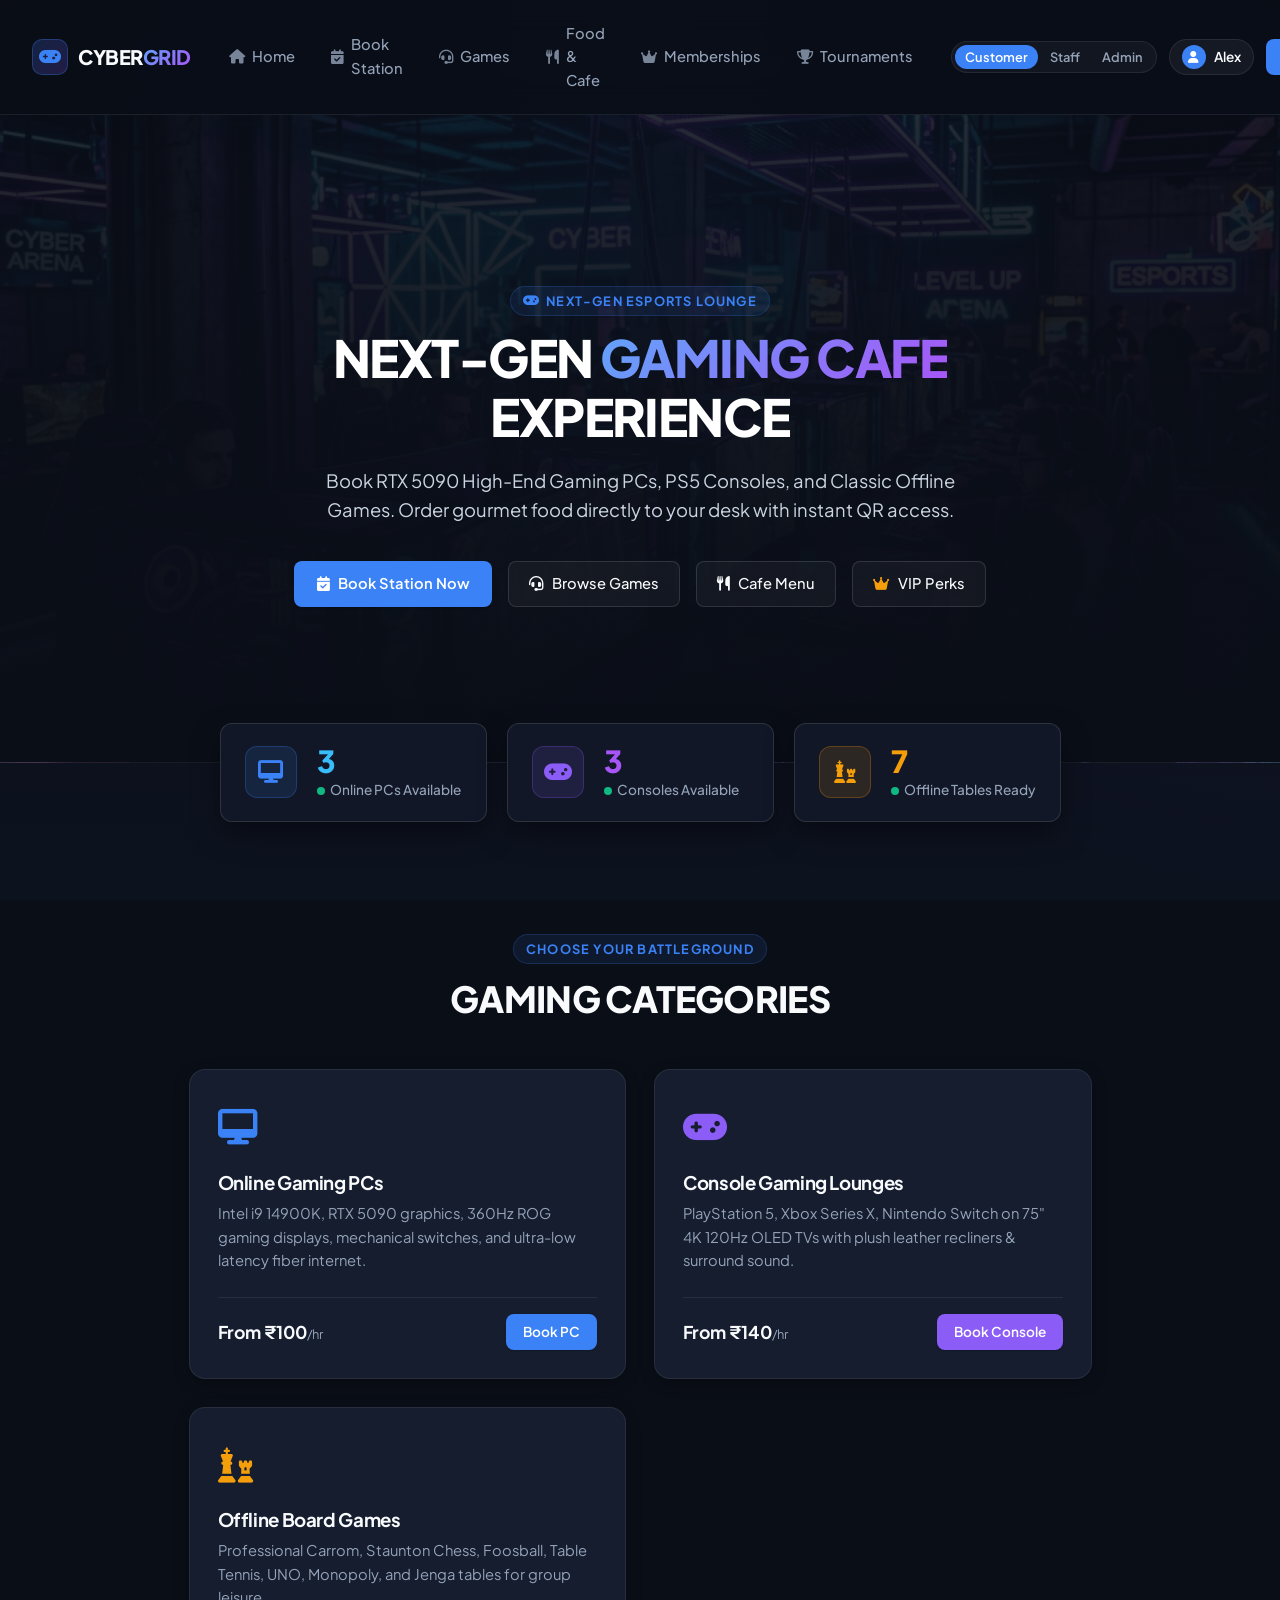
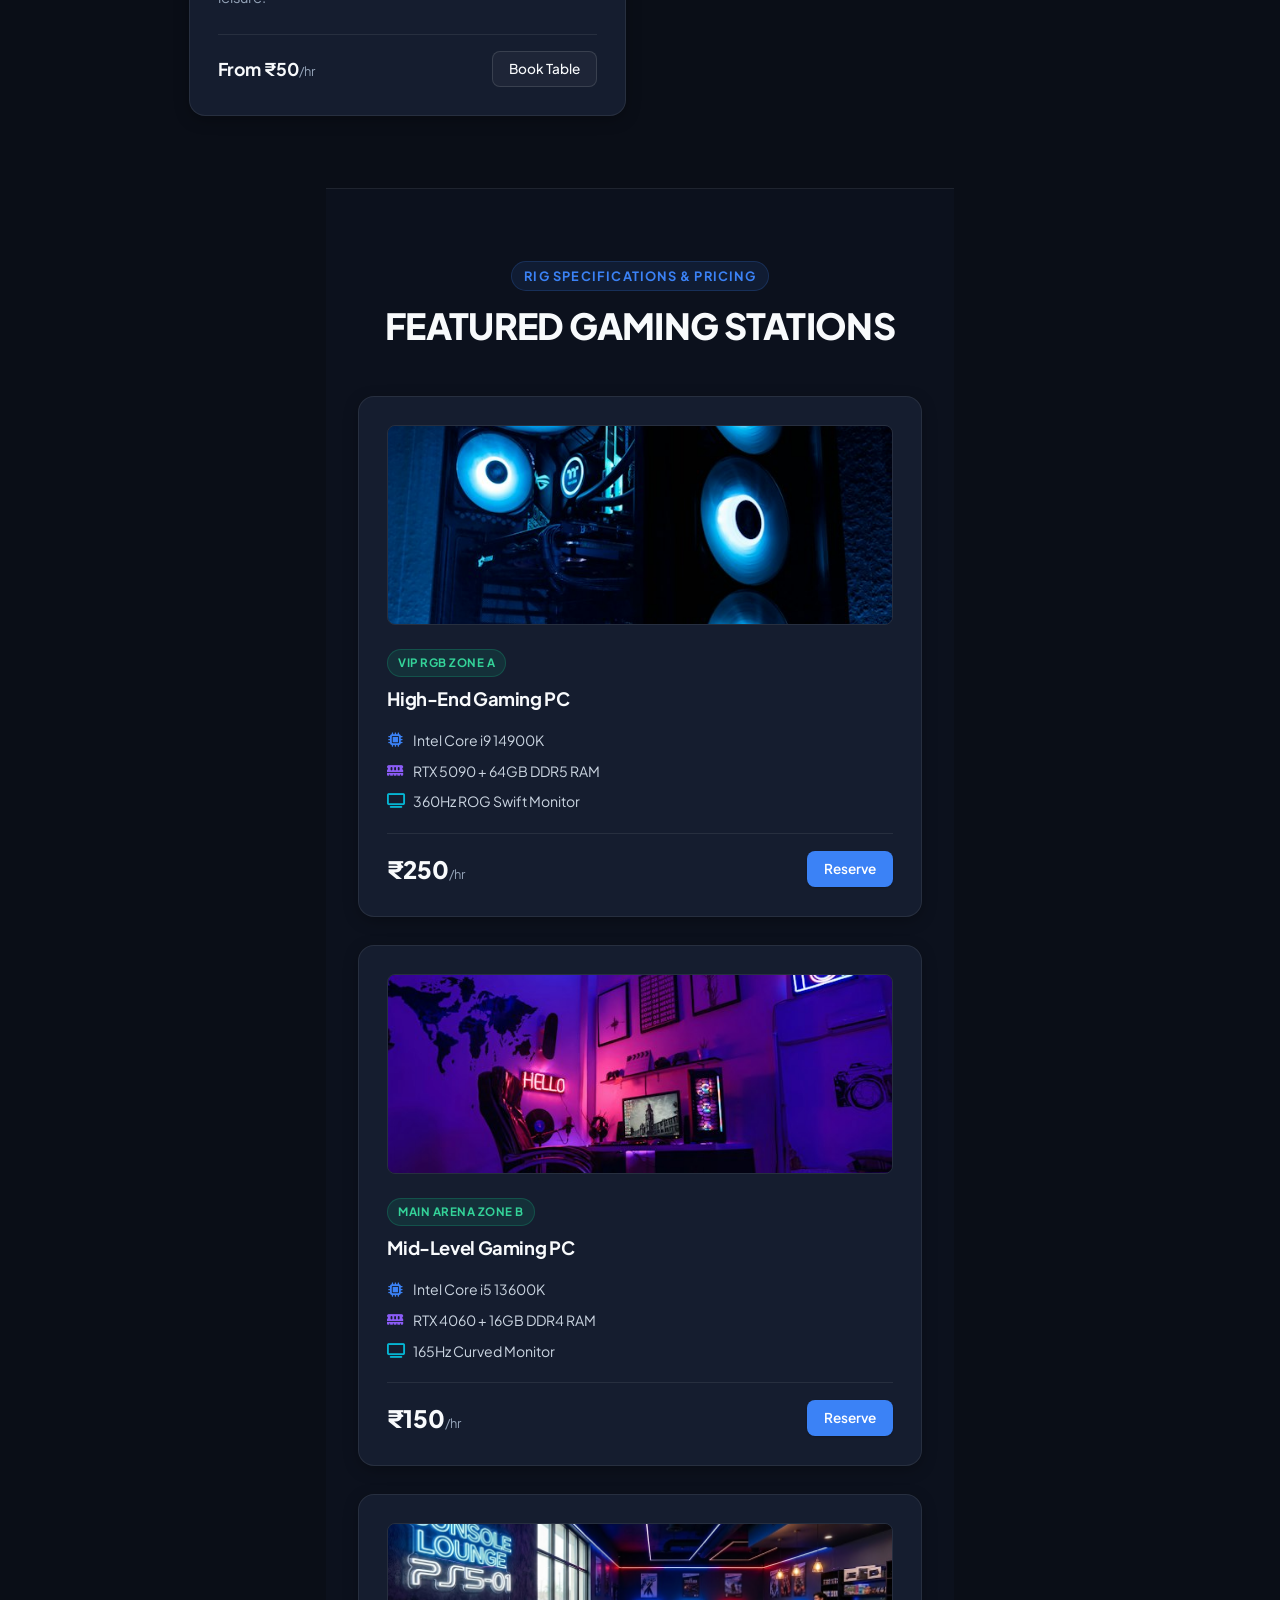
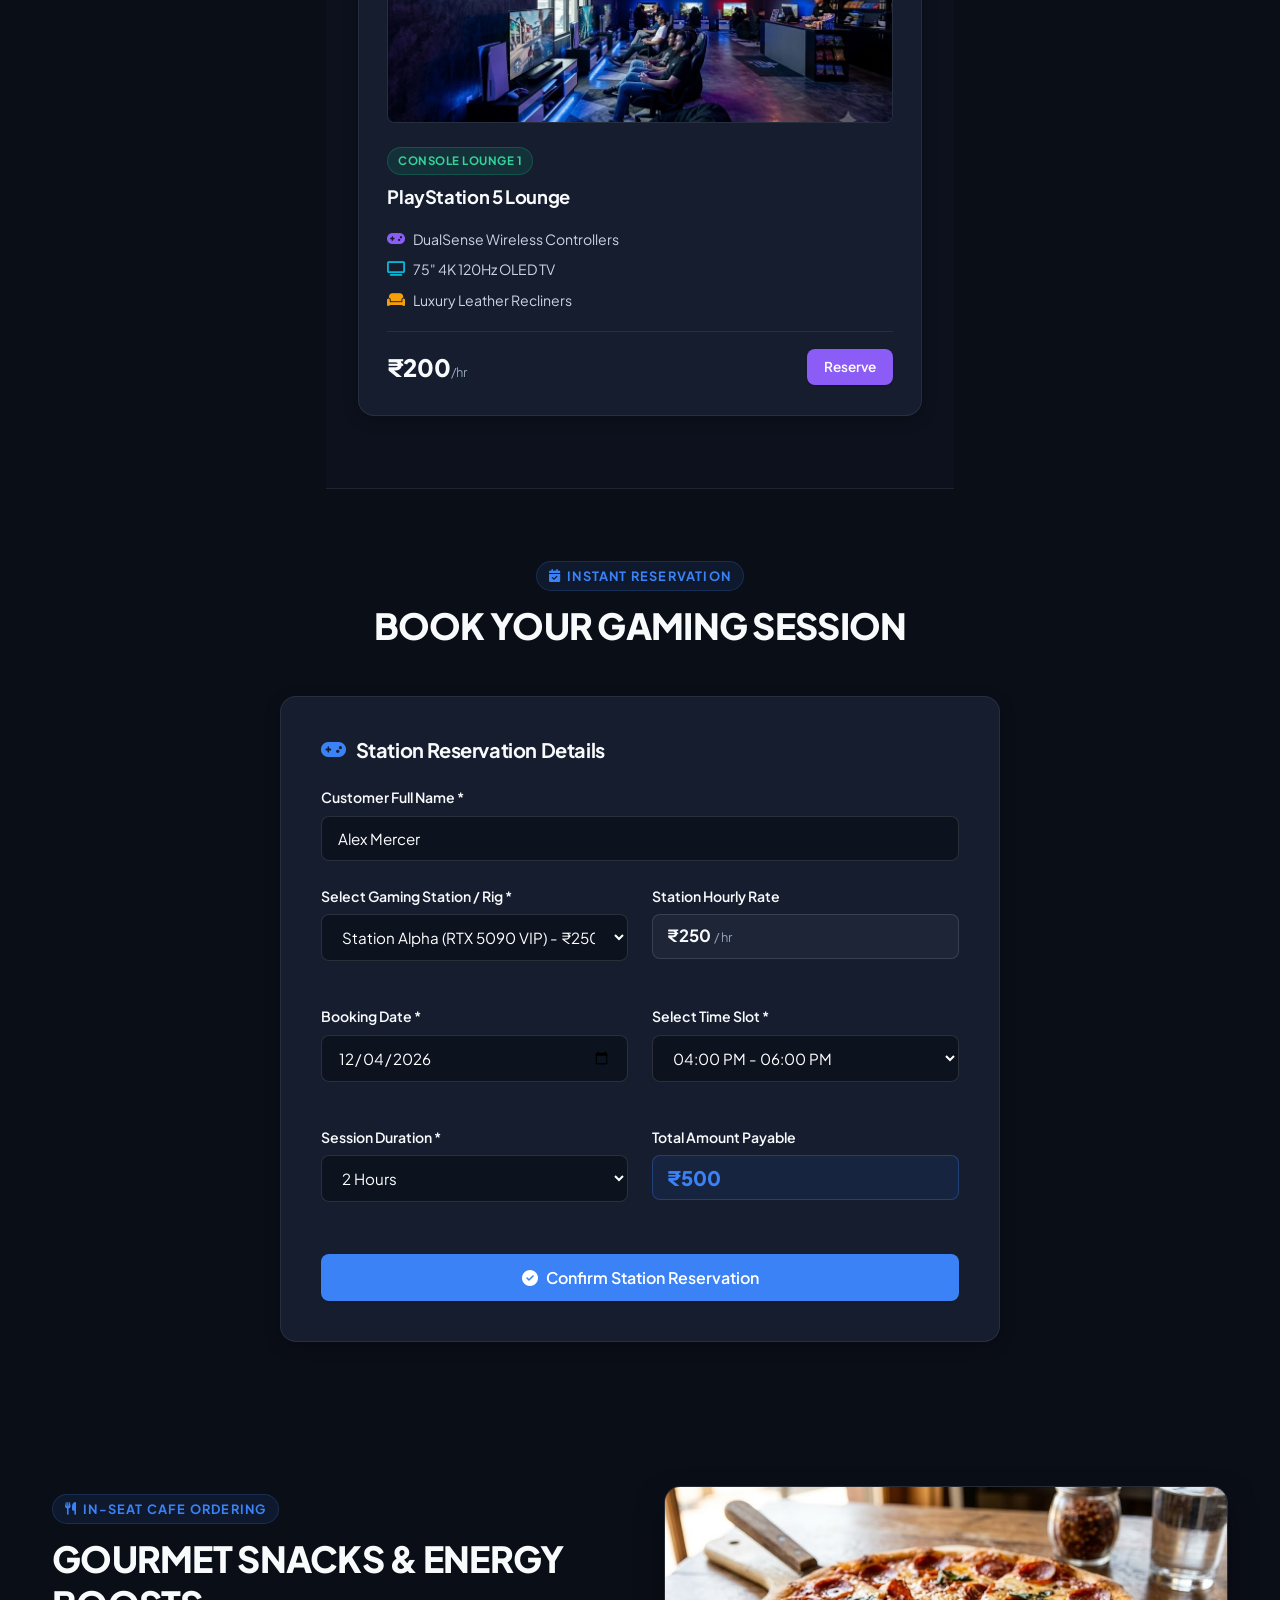
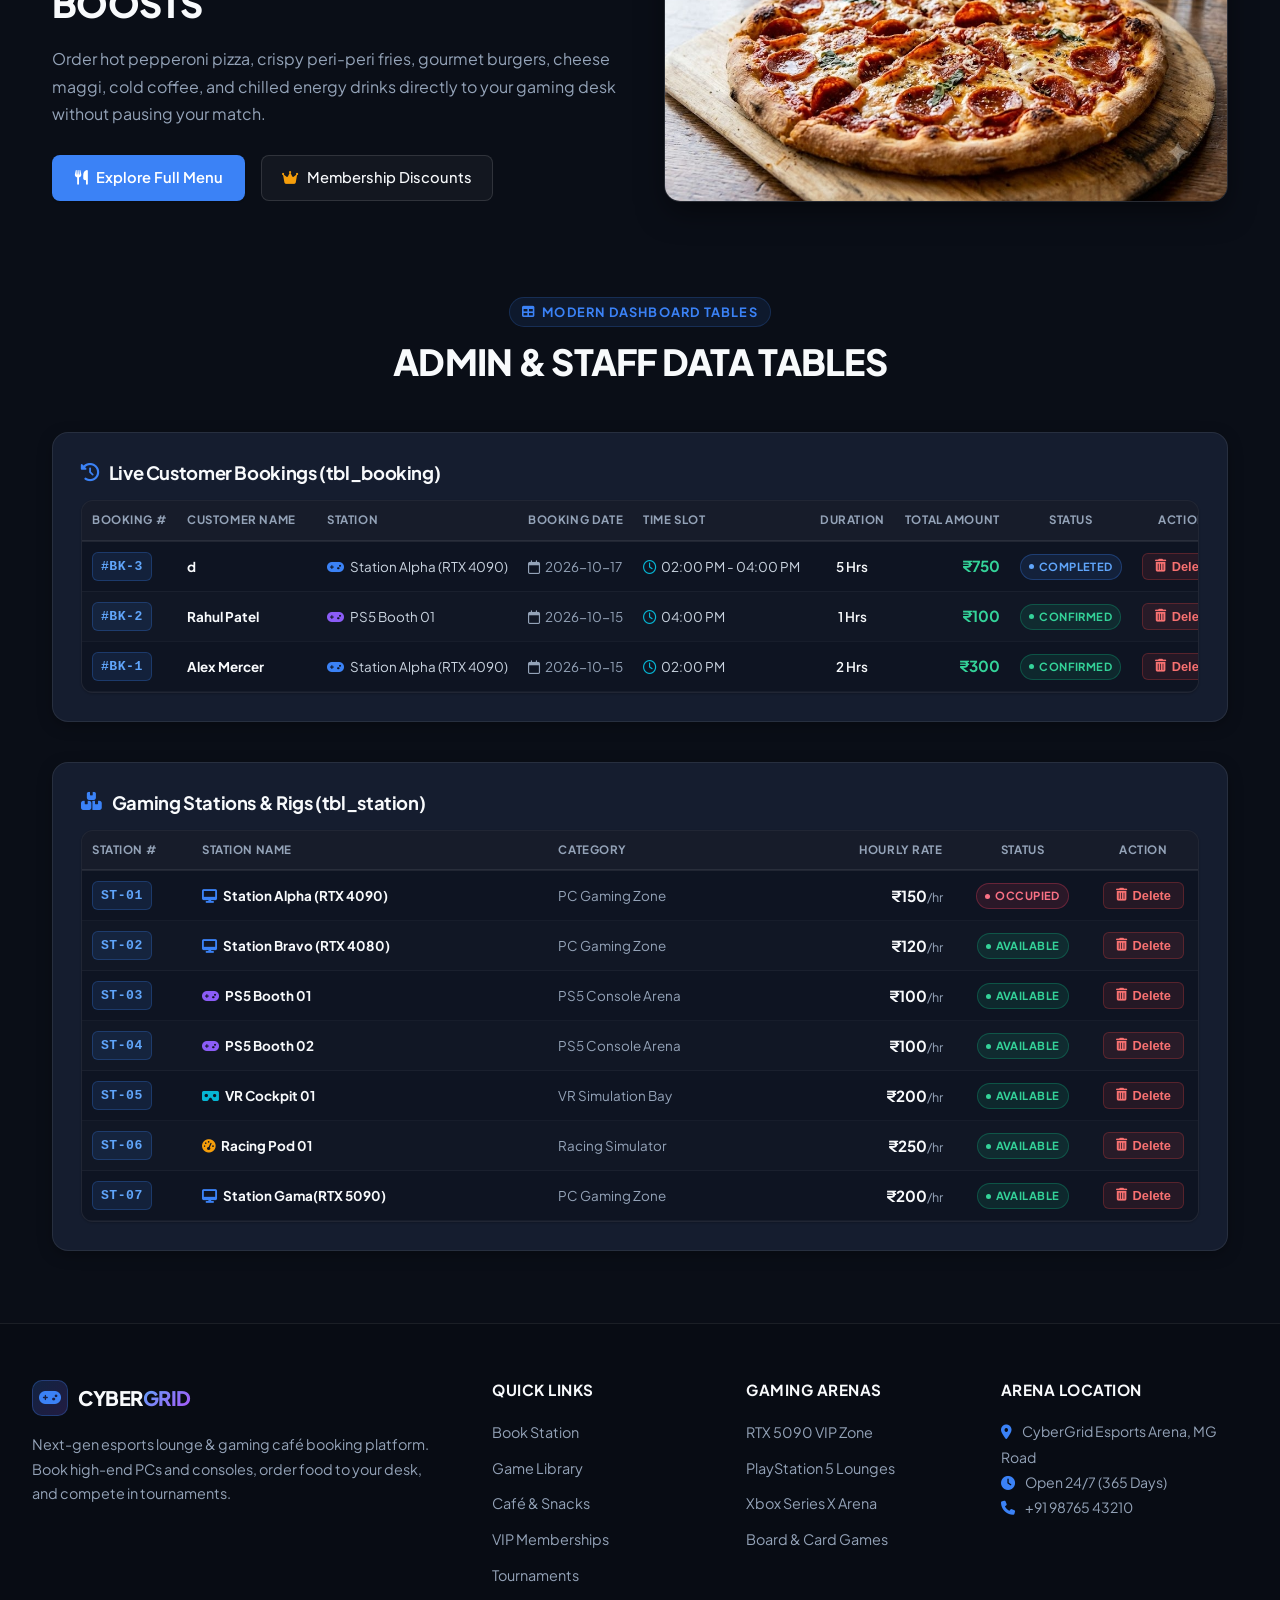
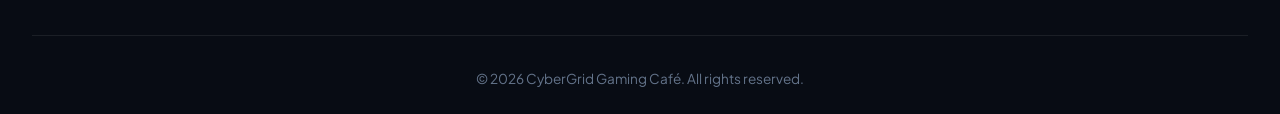
<file: GAMIING CAFE/preview.html>
<!DOCTYPE html>
<html lang="en">
<head>
    <meta charset="UTF-8">
    <meta name="viewport" content="width=device-width, initial-scale=1.0">
    <title>CyberGrid - Clean Modern Gaming Café & Esports Lounge</title>

    <!-- Google Fonts & FontAwesome -->
    <link rel="preconnect" href="https://fonts.googleapis.com">
    <link rel="preconnect" href="https://fonts.gstatic.com" crossorigin>
    <link href="https://fonts.googleapis.com/css2?family=Plus+Jakarta+Sans:wght@400;500;600;700;800&family=Inter:wght@400;500;600;700&display=swap" rel="stylesheet">
    <link rel="stylesheet" href="https://cdnjs.cloudflare.com/ajax/libs/font-awesome/6.4.0/css/all.min.css">
    <link rel="stylesheet" href="css/style.css">
</head>
<body>

    <!-- Sticky Navbar -->
    <div id="role-indicator-banner"></div>
    <div id="navbar-container"></div>

    <!-- Hero Section -->
    <section class="hero-section">
        <div class="hero-overlay"></div>
        <div class="hero-content">
            <span class="section-tag"><i class="fa-solid fa-gamepad"></i> Next-Gen Esports Lounge</span>
            <h1 class="hero-title">NEXT-GEN <span class="brand-span">GAMING CAFE</span> EXPERIENCE</h1>
            <p class="hero-subtitle">
                Book RTX 5090 High-End Gaming PCs, PS5 Consoles, and Classic Offline Games. Order gourmet food directly to your desk with instant QR access.
            </p>
            <div style="display: flex; gap: 1rem; justify-content: center; flex-wrap: wrap;">
                <a href="#booking-section" class="btn-cyber"><i class="fa-solid fa-calendar-check"></i> Book Station Now</a>
                <a href="#games-section" class="btn-outline"><i class="fa-solid fa-headset"></i> Browse Games</a>
                <a href="#food-section" class="btn-outline"><i class="fa-solid fa-utensils"></i> Cafe Menu</a>
                <a href="#memberships-section" class="btn-outline"><i class="fa-solid fa-crown text-yellow"></i> VIP Perks</a>
            </div>
        </div>
    </section>

    <!-- Live Device Availability Bar -->
    <div class="live-counter-bar">
        <div class="counter-card">
            <div class="counter-icon"><i class="fa-solid fa-desktop"></i></div>
            <div>
                <div class="counter-num text-cyan" id="count-pc-avail">12</div>
                <div class="counter-label"><span style="width: 8px; height: 8px; border-radius: 50%; background: #10b981; display: inline-block; margin-right: 5px;"></span>Online PCs Available</div>
            </div>
        </div>

        <div class="counter-card">
            <div class="counter-icon" style="background: rgba(139, 92, 246, 0.12); border-color: rgba(139, 92, 246, 0.25); color: var(--accent-purple);"><i class="fa-solid fa-gamepad"></i></div>
            <div>
                <div class="counter-num text-purple" id="count-console-avail">6</div>
                <div class="counter-label"><span style="width: 8px; height: 8px; border-radius: 50%; background: #10b981; display: inline-block; margin-right: 5px;"></span>Consoles Available</div>
            </div>
        </div>

        <div class="counter-card">
            <div class="counter-icon" style="background: rgba(245, 158, 11, 0.12); border-color: rgba(245, 158, 11, 0.25); color: var(--accent-amber);"><i class="fa-solid fa-chess"></i></div>
            <div>
                <div class="counter-num text-yellow" id="count-offline-avail">4</div>
                <div class="counter-label"><span style="width: 8px; height: 8px; border-radius: 50%; background: #10b981; display: inline-block; margin-right: 5px;"></span>Offline Tables Ready</div>
            </div>
        </div>
    </div>

    <!-- Gaming Categories Section -->
    <section class="section">
        <div class="section-title-wrap">
            <span class="section-tag">Choose Your Battleground</span>
            <h2 class="section-title">GAMING CATEGORIES</h2>
        </div>

        <div class="grid-3">
            <div class="glass-card">
                <div style="font-size: 2.2rem; color: var(--accent-primary); margin-bottom: 1rem;"><i class="fa-solid fa-desktop"></i></div>
                <h3 style="margin-bottom: 0.5rem;">Online Gaming PCs</h3>
                <p style="color: var(--text-muted); margin-bottom: 1.5rem; font-size: 0.92rem;">
                    Intel i9 14900K, RTX 5090 graphics, 360Hz ROG gaming displays, mechanical switches, and ultra-low latency fiber internet.
                </p>
                <div style="display: flex; justify-content: space-between; align-items: center; border-top: 1px solid var(--border-subtle); padding-top: 1rem;">
                    <span style="font-weight: 700; font-size: 1.1rem; color: var(--text-main);">From &#8377;100<span style="font-size: 0.8rem; color: var(--text-muted); font-weight: 400;">/hr</span></span>
                    <a href="#booking-section" class="btn-cyber" style="padding: 6px 16px; font-size: 0.85rem;">Book PC</a>
                </div>
            </div>

            <div class="glass-card">
                <div style="font-size: 2.2rem; color: var(--accent-purple); margin-bottom: 1rem;"><i class="fa-solid fa-gamepad"></i></div>
                <h3 style="margin-bottom: 0.5rem;">Console Gaming Lounges</h3>
                <p style="color: var(--text-muted); margin-bottom: 1.5rem; font-size: 0.92rem;">
                    PlayStation 5, Xbox Series X, Nintendo Switch on 75" 4K 120Hz OLED TVs with plush leather recliners & surround sound.
                </p>
                <div style="display: flex; justify-content: space-between; align-items: center; border-top: 1px solid var(--border-subtle); padding-top: 1rem;">
                    <span style="font-weight: 700; font-size: 1.1rem; color: var(--text-main);">From &#8377;140<span style="font-size: 0.8rem; color: var(--text-muted); font-weight: 400;">/hr</span></span>
                    <a href="#booking-section" class="btn-cyber" style="padding: 6px 16px; font-size: 0.85rem; background: var(--accent-purple);">Book Console</a>
                </div>
            </div>

            <div class="glass-card">
                <div style="font-size: 2.2rem; color: var(--accent-amber); margin-bottom: 1rem;"><i class="fa-solid fa-chess"></i></div>
                <h3 style="margin-bottom: 0.5rem;">Offline Board Games</h3>
                <p style="color: var(--text-muted); margin-bottom: 1.5rem; font-size: 0.92rem;">
                    Professional Carrom, Staunton Chess, Foosball, Table Tennis, UNO, Monopoly, and Jenga tables for group leisure.
                </p>
                <div style="display: flex; justify-content: space-between; align-items: center; border-top: 1px solid var(--border-subtle); padding-top: 1rem;">
                    <span style="font-weight: 700; font-size: 1.1rem; color: var(--text-main);">From &#8377;50<span style="font-size: 0.8rem; color: var(--text-muted); font-weight: 400;">/hr</span></span>
                    <a href="#booking-section" class="btn-outline" style="padding: 6px 16px; font-size: 0.85rem;">Book Table</a>
                </div>
            </div>
        </div>
    </section>

    <!-- Featured PCs & Consoles Showcase -->
    <section class="section" style="background: rgba(17, 23, 38, 0.4); border-top: 1px solid var(--border-subtle); border-bottom: 1px solid var(--border-subtle);">
        <div class="section-title-wrap">
            <span class="section-tag">Rig Specifications & Pricing</span>
            <h2 class="section-title">FEATURED GAMING STATIONS</h2>
        </div>

        <div class="grid-3">
            <!-- High End PC -->
            <div class="glass-card">
                <img src="assets/images/pc_01.jpg" class="device-card-img" alt="High End PC" onerror="this.src='assets/images/pc_lounge.png';">
                <span class="badge-status status-available">VIP RGB ZONE A</span>
                <h3 style="margin-top: 10px; font-size: 1.15rem;">High-End Gaming PC</h3>
                <ul class="device-specs-list">
                    <li><i class="fa-solid fa-microchip" style="color: var(--accent-primary);"></i> Intel Core i9 14900K</li>
                    <li><i class="fa-solid fa-memory" style="color: var(--accent-purple);"></i> RTX 5090 + 64GB DDR5 RAM</li>
                    <li><i class="fa-solid fa-tv" style="color: var(--accent-cyan);"></i> 360Hz ROG Swift Monitor</li>
                </ul>
                <div style="display: flex; justify-content: space-between; align-items: center; margin-top: 1.25rem; border-top: 1px solid var(--border-subtle); padding-top: 1rem;">
                    <div class="device-price">&#8377;250<span style="font-size: 0.8rem; color: var(--text-muted); font-weight: 400;">/hr</span></div>
                    <a href="#booking-section" class="btn-cyber" style="font-size: 0.85rem; padding: 6px 16px;">Reserve</a>
                </div>
            </div>

            <!-- Mid Level PC -->
            <div class="glass-card">
                <img src="assets/images/pc_03.jpg" class="device-card-img" alt="Mid Level PC" onerror="this.src='assets/images/pc_lounge.png';">
                <span class="badge-status status-available">MAIN ARENA ZONE B</span>
                <h3 style="margin-top: 10px; font-size: 1.15rem;">Mid-Level Gaming PC</h3>
                <ul class="device-specs-list">
                    <li><i class="fa-solid fa-microchip" style="color: var(--accent-primary);"></i> Intel Core i5 13600K</li>
                    <li><i class="fa-solid fa-memory" style="color: var(--accent-purple);"></i> RTX 4060 + 16GB DDR4 RAM</li>
                    <li><i class="fa-solid fa-tv" style="color: var(--accent-cyan);"></i> 165Hz Curved Monitor</li>
                </ul>
                <div style="display: flex; justify-content: space-between; align-items: center; margin-top: 1.25rem; border-top: 1px solid var(--border-subtle); padding-top: 1rem;">
                    <div class="device-price">&#8377;150<span style="font-size: 0.8rem; color: var(--text-muted); font-weight: 400;">/hr</span></div>
                    <a href="#booking-section" class="btn-cyber" style="font-size: 0.85rem; padding: 6px 16px;">Reserve</a>
                </div>
            </div>

            <!-- Console Lounge PS5 -->
            <div class="glass-card">
                <img src="assets/images/ps5_01.jpg" class="device-card-img" alt="PS5 Lounge" onerror="this.src='assets/images/console_lounge.png';">
                <span class="badge-status status-available">CONSOLE LOUNGE 1</span>
                <h3 style="margin-top: 10px; font-size: 1.15rem;">PlayStation 5 Lounge</h3>
                <ul class="device-specs-list">
                    <li><i class="fa-solid fa-gamepad" style="color: var(--accent-purple);"></i> DualSense Wireless Controllers</li>
                    <li><i class="fa-solid fa-tv" style="color: var(--accent-cyan);"></i> 75" 4K 120Hz OLED TV</li>
                    <li><i class="fa-solid fa-couch" style="color: var(--accent-amber);"></i> Luxury Leather Recliners</li>
                </ul>
                <div style="display: flex; justify-content: space-between; align-items: center; margin-top: 1.25rem; border-top: 1px solid var(--border-subtle); padding-top: 1rem;">
                    <div class="device-price">&#8377;200<span style="font-size: 0.8rem; color: var(--text-muted); font-weight: 400;">/hr</span></div>
                    <a href="#booking-section" class="btn-cyber" style="font-size: 0.85rem; padding: 6px 16px; background: var(--accent-purple);">Reserve</a>
                </div>
            </div>
        </div>
    </section>

    <!-- Interactive Instant Booking Section -->
    <section class="section" id="booking-section">
        <div class="section-title-wrap">
            <span class="section-tag"><i class="fa-solid fa-calendar-check"></i> Instant Reservation</span>
            <h2 class="section-title">BOOK YOUR GAMING SESSION</h2>
        </div>

        <div style="max-width: 720px; margin: 0 auto;">
            <div class="glass-card" style="padding: 2.5rem;">
                <h3 style="margin-bottom: 1.5rem; font-size: 1.25rem; display: flex; align-items: center; gap: 10px;">
                    <i class="fa-solid fa-gamepad" style="color: var(--accent-primary);"></i> Station Reservation Details
                </h3>

                <form id="previewBookingForm" onsubmit="event.preventDefault(); handlePreviewBooking();">
                    <div class="form-group" style="margin-bottom: 1.5rem;">
                        <label class="form-label">Customer Full Name *</label>
                        <input type="text" id="demoCustomerName" class="form-control" placeholder="Enter your full name" required value="Alex Mercer">
                    </div>

                    <div style="display: grid; grid-template-columns: 1fr 1fr; gap: 1.5rem; margin-bottom: 1.5rem;">
                        <div class="form-group">
                            <label class="form-label">Select Gaming Station / Rig *</label>
                            <select id="demoStationSelect" class="form-control" onchange="updatePreviewRate()">
                                <option value="250" data-name="Station Alpha (RTX 5090 VIP)">Station Alpha (RTX 5090 VIP) - ₹250/hr</option>
                                <option value="150" data-name="Station Beta (RTX 4060 Arena)">Station Beta (RTX 4060 Arena) - ₹150/hr</option>
                                <option value="200" data-name="PS5 Lounge 1 (75-inch 4K OLED)">PS5 Lounge 1 (75" 4K OLED) - ₹200/hr</option>
                                <option value="180" data-name="Xbox Series X Lounge">Xbox Series X Lounge - ₹180/hr</option>
                                <option value="80" data-name="Carrom Arena 1">Carrom Arena 1 - ₹80/hr</option>
                            </select>
                        </div>

                        <div class="form-group">
                            <label class="form-label">Station Hourly Rate</label>
                            <div id="demoRateDisplay" style="padding: 10px 14px; background: rgba(255,255,255,0.04); border: 1px solid var(--border-light); border-radius: var(--radius-sm); font-size: 1.05rem; color: var(--text-main); font-weight: 700; height: 45px; display: flex; align-items: center;">
                                &#8377;250&nbsp;<span style="font-size: 0.8rem; color: var(--text-muted); font-weight: 400;">/ hr</span>
                            </div>
                        </div>
                    </div>

                    <div style="display: grid; grid-template-columns: 1fr 1fr; gap: 1.5rem; margin-bottom: 1.5rem;">
                        <div class="form-group">
                            <label class="form-label">Booking Date *</label>
                            <input type="date" id="demoDate" class="form-control" required>
                        </div>

                        <div class="form-group">
                            <label class="form-label">Select Time Slot *</label>
                            <select id="demoTimeSlot" class="form-control">
                                <option value="10:00 AM - 12:00 PM">10:00 AM - 12:00 PM</option>
                                <option value="12:00 PM - 02:00 PM">12:00 PM - 02:00 PM</option>
                                <option value="02:00 PM - 04:00 PM">02:00 PM - 04:00 PM</option>
                                <option value="04:00 PM - 06:00 PM" selected>04:00 PM - 06:00 PM</option>
                                <option value="06:00 PM - 08:00 PM">06:00 PM - 08:00 PM</option>
                                <option value="08:00 PM - 10:00 PM">08:00 PM - 10:00 PM</option>
                                <option value="10:00 PM - 12:00 AM">10:00 PM - 12:00 AM</option>
                            </select>
                        </div>
                    </div>

                    <div style="display: grid; grid-template-columns: 1fr 1fr; gap: 1.5rem; margin-bottom: 1.5rem;">
                        <div class="form-group">
                            <label class="form-label">Session Duration *</label>
                            <select id="demoDuration" class="form-control" onchange="updatePreviewRate()">
                                <option value="1">1 Hour</option>
                                <option value="2" selected>2 Hours</option>
                                <option value="3">3 Hours</option>
                                <option value="4">4 Hours</option>
                                <option value="5">5 Hours</option>
                            </select>
                        </div>

                        <div class="form-group">
                            <label class="form-label">Total Amount Payable</label>
                            <div id="demoTotalDisplay" style="padding: 10px 14px; background: rgba(59, 130, 246, 0.08); border: 1px solid rgba(59, 130, 246, 0.3); border-radius: var(--radius-sm); font-size: 1.25rem; color: var(--accent-primary); font-weight: 800; height: 45px; display: flex; align-items: center;">
                                &#8377;500
                            </div>
                        </div>
                    </div>

                    <div style="margin-top: 2rem;">
                        <button type="submit" class="btn-cyber" style="width: 100%; padding: 12px; font-size: 1rem;">
                            <i class="fa-solid fa-check-circle"></i> Confirm Station Reservation
                        </button>
                    </div>
                </form>
            </div>
        </div>
    </section>

    <!-- Gourmet Food & Beverage Highlight -->
    <section class="section" id="food-section">
        <div style="display: grid; grid-template-columns: repeat(auto-fit, minmax(320px, 1fr)); gap: 3rem; align-items: center;">
            <div>
                <span class="section-tag"><i class="fa-solid fa-utensils"></i> In-Seat Cafe Ordering</span>
                <h2 class="section-title" style="margin-bottom: 1.2rem;">GOURMET SNACKS & ENERGY BOOSTS</h2>
                <p style="color: var(--text-muted); margin-bottom: 1.75rem; font-size: 1rem; line-height: 1.7;">
                    Order hot pepperoni pizza, crispy peri-peri fries, gourmet burgers, cheese maggi, cold coffee, and chilled energy drinks directly to your gaming desk without pausing your match.
                </p>
                <div style="display: flex; gap: 1rem; flex-wrap: wrap;">
                    <a href="food.aspx" class="btn-cyber"><i class="fa-solid fa-utensils"></i> Explore Full Menu</a>
                    <a href="memberships.aspx" class="btn-outline"><i class="fa-solid fa-crown text-yellow"></i> Membership Discounts</a>
                </div>
            </div>
            <div>
                <img src="assets/images/food_pizza.jpg" style="width: 100%; border-radius: var(--radius-lg); border: 1px solid var(--border-light); box-shadow: var(--shadow-lg);" alt="Gaming Food Combo" onerror="this.src='assets/images/food_combo.png';">
            </div>
        </div>
    </section>

    <!-- Modern Data Tables Preview Section (From Admin Dashboard) -->
    <section class="section" style="padding-top: 1rem;">
        <div class="section-title-wrap">
            <span class="section-tag"><i class="fa-solid fa-table"></i> Modern Dashboard Tables</span>
            <h2 class="section-title">ADMIN & STAFF DATA TABLES</h2>
        </div>

        <!-- Live Customer Bookings Table from tbl_booking -->
        <div class="glass-card" style="margin-bottom: 2.5rem;">
            <div class="table-card-header">
                <h3 class="table-card-title">
                    <i class="fa-solid fa-clock-rotate-left" style="color: var(--accent-primary);"></i> Live Customer Bookings (tbl_booking)
                </h3>
            </div>
            <div class="table-responsive">
                <table class="modern-table">
                    <thead>
                        <tr>
                            <th style="width: 100px;">Booking #</th>
                            <th style="min-width: 140px;">Customer Name</th>
                            <th style="min-width: 180px;">Station</th>
                            <th style="width: 120px;">Booking Date</th>
                            <th style="width: 160px;">Time Slot</th>
                            <th style="width: 100px; text-align: center;">Duration</th>
                            <th style="width: 110px; text-align: right;">Total Amount</th>
                            <th style="width: 130px; text-align: center;">Status</th>
                            <th style="width: 100px; text-align: center;">Action</th>
                        </tr>
                    </thead>
                    <tbody>
                        <tr>
                            <td><span class="badge-id">#BK-3</span></td>
                            <td><strong style="color: #f8fafc;">d</strong></td>
                            <td><span style="color: #cbd5e1;"><i class="fa-solid fa-gamepad" style="color: var(--accent-primary); margin-right: 6px;"></i>Station Alpha (RTX 4090)</span></td>
                            <td><span style="color: #94a3b8;"><i class="fa-regular fa-calendar" style="margin-right: 5px;"></i>2026-10-17</span></td>
                            <td><span style="color: #cbd5e1;"><i class="fa-regular fa-clock" style="margin-right: 5px; color: var(--accent-cyan);"></i>02:00 PM - 04:00 PM</span></td>
                            <td style="text-align: center;"><span style="font-weight: 600; color: #f8fafc;">5 Hrs</span></td>
                            <td style="text-align: right;"><strong style="color: #34d399; font-size: 0.95rem;">&#8377;750</strong></td>
                            <td style="text-align: center;"><span class="status-pill completed">COMPLETED</span></td>
                            <td style="text-align: center;">
                                <button type="button" class="btn-table-delete" onclick="showToast('Booking #BK-3 deleted', 'info')"><i class="fa-solid fa-trash-can"></i> Delete</button>
                            </td>
                        </tr>
                        <tr>
                            <td><span class="badge-id">#BK-2</span></td>
                            <td><strong style="color: #f8fafc;">Rahul Patel</strong></td>
                            <td><span style="color: #cbd5e1;"><i class="fa-solid fa-gamepad" style="color: var(--accent-purple); margin-right: 6px;"></i>PS5 Booth 01</span></td>
                            <td><span style="color: #94a3b8;"><i class="fa-regular fa-calendar" style="margin-right: 5px;"></i>2026-10-15</span></td>
                            <td><span style="color: #cbd5e1;"><i class="fa-regular fa-clock" style="margin-right: 5px; color: var(--accent-cyan);"></i>04:00 PM</span></td>
                            <td style="text-align: center;"><span style="font-weight: 600; color: #f8fafc;">1 Hrs</span></td>
                            <td style="text-align: right;"><strong style="color: #34d399; font-size: 0.95rem;">&#8377;100</strong></td>
                            <td style="text-align: center;"><span class="status-pill confirmed">CONFIRMED</span></td>
                            <td style="text-align: center;">
                                <button type="button" class="btn-table-delete" onclick="showToast('Booking #BK-2 deleted', 'info')"><i class="fa-solid fa-trash-can"></i> Delete</button>
                            </td>
                        </tr>
                        <tr>
                            <td><span class="badge-id">#BK-1</span></td>
                            <td><strong style="color: #f8fafc;">Alex Mercer</strong></td>
                            <td><span style="color: #cbd5e1;"><i class="fa-solid fa-gamepad" style="color: var(--accent-primary); margin-right: 6px;"></i>Station Alpha (RTX 4090)</span></td>
                            <td><span style="color: #94a3b8;"><i class="fa-regular fa-calendar" style="margin-right: 5px;"></i>2026-10-15</span></td>
                            <td><span style="color: #cbd5e1;"><i class="fa-regular fa-clock" style="margin-right: 5px; color: var(--accent-cyan);"></i>02:00 PM</span></td>
                            <td style="text-align: center;"><span style="font-weight: 600; color: #f8fafc;">2 Hrs</span></td>
                            <td style="text-align: right;"><strong style="color: #34d399; font-size: 0.95rem;">&#8377;300</strong></td>
                            <td style="text-align: center;"><span class="status-pill confirmed">CONFIRMED</span></td>
                            <td style="text-align: center;">
                                <button type="button" class="btn-table-delete" onclick="showToast('Booking #BK-1 deleted', 'info')"><i class="fa-solid fa-trash-can"></i> Delete</button>
                            </td>
                        </tr>
                    </tbody>
                </table>
            </div>
        </div>

        <!-- Gaming Stations & Rigs Table from tbl_station -->
        <div class="glass-card">
            <div class="table-card-header">
                <h3 class="table-card-title">
                    <i class="fa-solid fa-boxes-stacked" style="color: var(--accent-primary);"></i> Gaming Stations & Rigs (tbl_station)
                </h3>
            </div>
            <div class="table-responsive">
                <table class="modern-table">
                    <thead>
                        <tr>
                            <th style="width: 110px;">Station #</th>
                            <th style="min-width: 200px;">Station Name</th>
                            <th style="min-width: 160px;">Category</th>
                            <th style="width: 130px; text-align: right;">Hourly Rate</th>
                            <th style="width: 140px; text-align: center;">Status</th>
                            <th style="width: 100px; text-align: center;">Action</th>
                        </tr>
                    </thead>
                    <tbody>
                        <tr>
                            <td><span class="badge-id">ST-01</span></td>
                            <td><strong style="color: #f8fafc;"><i class="fa-solid fa-desktop" style="color: var(--accent-primary); margin-right: 6px;"></i>Station Alpha (RTX 4090)</strong></td>
                            <td><span style="color: #94a3b8;">PC Gaming Zone</span></td>
                            <td style="text-align: right;"><strong style="color: #f8fafc; font-size: 0.95rem;">&#8377;150</strong><span style="font-size: 0.78rem; color: #94a3b8;">/hr</span></td>
                            <td style="text-align: center;"><span class="status-pill occupied">OCCUPIED</span></td>
                            <td style="text-align: center;">
                                <button type="button" class="btn-table-delete" onclick="showToast('Station ST-01 deleted', 'info')"><i class="fa-solid fa-trash-can"></i> Delete</button>
                            </td>
                        </tr>
                        <tr>
                            <td><span class="badge-id">ST-02</span></td>
                            <td><strong style="color: #f8fafc;"><i class="fa-solid fa-desktop" style="color: var(--accent-primary); margin-right: 6px;"></i>Station Bravo (RTX 4080)</strong></td>
                            <td><span style="color: #94a3b8;">PC Gaming Zone</span></td>
                            <td style="text-align: right;"><strong style="color: #f8fafc; font-size: 0.95rem;">&#8377;120</strong><span style="font-size: 0.78rem; color: #94a3b8;">/hr</span></td>
                            <td style="text-align: center;"><span class="status-pill available">AVAILABLE</span></td>
                            <td style="text-align: center;">
                                <button type="button" class="btn-table-delete" onclick="showToast('Station ST-02 deleted', 'info')"><i class="fa-solid fa-trash-can"></i> Delete</button>
                            </td>
                        </tr>
                        <tr>
                            <td><span class="badge-id">ST-03</span></td>
                            <td><strong style="color: #f8fafc;"><i class="fa-solid fa-gamepad" style="color: var(--accent-purple); margin-right: 6px;"></i>PS5 Booth 01</strong></td>
                            <td><span style="color: #94a3b8;">PS5 Console Arena</span></td>
                            <td style="text-align: right;"><strong style="color: #f8fafc; font-size: 0.95rem;">&#8377;100</strong><span style="font-size: 0.78rem; color: #94a3b8;">/hr</span></td>
                            <td style="text-align: center;"><span class="status-pill available">AVAILABLE</span></td>
                            <td style="text-align: center;">
                                <button type="button" class="btn-table-delete" onclick="showToast('Station ST-03 deleted', 'info')"><i class="fa-solid fa-trash-can"></i> Delete</button>
                            </td>
                        </tr>
                        <tr>
                            <td><span class="badge-id">ST-04</span></td>
                            <td><strong style="color: #f8fafc;"><i class="fa-solid fa-gamepad" style="color: var(--accent-purple); margin-right: 6px;"></i>PS5 Booth 02</strong></td>
                            <td><span style="color: #94a3b8;">PS5 Console Arena</span></td>
                            <td style="text-align: right;"><strong style="color: #f8fafc; font-size: 0.95rem;">&#8377;100</strong><span style="font-size: 0.78rem; color: #94a3b8;">/hr</span></td>
                            <td style="text-align: center;"><span class="status-pill available">AVAILABLE</span></td>
                            <td style="text-align: center;">
                                <button type="button" class="btn-table-delete" onclick="showToast('Station ST-04 deleted', 'info')"><i class="fa-solid fa-trash-can"></i> Delete</button>
                            </td>
                        </tr>
                        <tr>
                            <td><span class="badge-id">ST-05</span></td>
                            <td><strong style="color: #f8fafc;"><i class="fa-solid fa-vr-cardboard" style="color: var(--accent-cyan); margin-right: 6px;"></i>VR Cockpit 01</strong></td>
                            <td><span style="color: #94a3b8;">VR Simulation Bay</span></td>
                            <td style="text-align: right;"><strong style="color: #f8fafc; font-size: 0.95rem;">&#8377;200</strong><span style="font-size: 0.78rem; color: #94a3b8;">/hr</span></td>
                            <td style="text-align: center;"><span class="status-pill available">AVAILABLE</span></td>
                            <td style="text-align: center;">
                                <button type="button" class="btn-table-delete" onclick="showToast('Station ST-05 deleted', 'info')"><i class="fa-solid fa-trash-can"></i> Delete</button>
                            </td>
                        </tr>
                        <tr>
                            <td><span class="badge-id">ST-06</span></td>
                            <td><strong style="color: #f8fafc;"><i class="fa-solid fa-gauge-high" style="color: var(--accent-amber); margin-right: 6px;"></i>Racing Pod 01</strong></td>
                            <td><span style="color: #94a3b8;">Racing Simulator</span></td>
                            <td style="text-align: right;"><strong style="color: #f8fafc; font-size: 0.95rem;">&#8377;250</strong><span style="font-size: 0.78rem; color: #94a3b8;">/hr</span></td>
                            <td style="text-align: center;"><span class="status-pill available">AVAILABLE</span></td>
                            <td style="text-align: center;">
                                <button type="button" class="btn-table-delete" onclick="showToast('Station ST-06 deleted', 'info')"><i class="fa-solid fa-trash-can"></i> Delete</button>
                            </td>
                        </tr>
                        <tr>
                            <td><span class="badge-id">ST-07</span></td>
                            <td><strong style="color: #f8fafc;"><i class="fa-solid fa-desktop" style="color: var(--accent-primary); margin-right: 6px;"></i>Station Gama(RTX 5090)</strong></td>
                            <td><span style="color: #94a3b8;">PC Gaming Zone</span></td>
                            <td style="text-align: right;"><strong style="color: #f8fafc; font-size: 0.95rem;">&#8377;200</strong><span style="font-size: 0.78rem; color: #94a3b8;">/hr</span></td>
                            <td style="text-align: center;"><span class="status-pill available">AVAILABLE</span></td>
                            <td style="text-align: center;">
                                <button type="button" class="btn-table-delete" onclick="showToast('Station ST-07 deleted', 'info')"><i class="fa-solid fa-trash-can"></i> Delete</button>
                            </td>
                        </tr>
                    </tbody>
                </table>
            </div>
        </div>
    </section>

    <!-- Footer -->
    <footer>
        <div class="footer-grid">
            <div class="footer-col">
                <div class="navbar-brand" style="margin-bottom: 1rem;">
                    <div class="brand-icon-wrap"><i class="fa-solid fa-gamepad"></i></div>
                    <span>CYBER<span class="brand-span">GRID</span></span>
                </div>
                <p style="color: var(--text-muted); font-size: 0.9rem; line-height: 1.7;">
                    Next-gen esports lounge & gaming café booking platform. Book high-end PCs and consoles, order food to your desk, and compete in tournaments.
                </p>
            </div>

            <div class="footer-col">
                <h4>Quick Links</h4>
                <ul class="footer-links">
                    <li><a href="booking.aspx">Book Station</a></li>
                    <li><a href="games.aspx">Game Library</a></li>
                    <li><a href="food.aspx">Café & Snacks</a></li>
                    <li><a href="memberships.aspx">VIP Memberships</a></li>
                    <li><a href="tournaments.aspx">Tournaments</a></li>
                </ul>
            </div>

            <div class="footer-col">
                <h4>Gaming Arenas</h4>
                <ul class="footer-links">
                    <li><a href="booking.aspx">RTX 5090 VIP Zone</a></li>
                    <li><a href="booking.aspx">PlayStation 5 Lounges</a></li>
                    <li><a href="booking.aspx">Xbox Series X Arena</a></li>
                    <li><a href="booking.aspx">Board & Card Games</a></li>
                </ul>
            </div>

            <div class="footer-col">
                <h4>Arena Location</h4>
                <p style="color: var(--text-muted); font-size: 0.88rem; line-height: 1.8;">
                    <i class="fa-solid fa-location-dot" style="color: var(--accent-primary); margin-right: 8px;"></i> CyberGrid Esports Arena, MG Road<br />
                    <i class="fa-solid fa-clock" style="color: var(--accent-primary); margin-right: 8px;"></i> Open 24/7 (365 Days)<br />
                    <i class="fa-solid fa-phone" style="color: var(--accent-primary); margin-right: 8px;"></i> +91 98765 43210
                </p>
            </div>
        </div>

        <div class="footer-bottom">
            &copy; 2026 CyberGrid Gaming Café. All rights reserved.
        </div>
    </footer>

    <!-- Core Scripts -->
    <script src="js/data.js"></script>
    <script src="js/app.js"></script>
    <script>
        // Set today's date in booking input
        document.addEventListener('DOMContentLoaded', () => {
            const today = new Date().toISOString().split('T')[0];
            const dateInput = document.getElementById('demoDate');
            if (dateInput) dateInput.value = today;
            updatePreviewRate();
        });

        function updatePreviewRate() {
            const rate = parseInt(document.getElementById('demoStationSelect').value) || 250;
            const hours = parseInt(document.getElementById('demoDuration').value) || 2;
            const total = rate * hours;

            document.getElementById('demoRateDisplay').innerHTML = `&#8377;${rate}&nbsp;<span style="font-size: 0.8rem; color: var(--text-muted); font-weight: 400;">/ hr</span>`;
            document.getElementById('demoTotalDisplay').innerHTML = `&#8377;${total}`;
        }

        function handlePreviewBooking() {
            const name = document.getElementById('demoCustomerName').value;
            const station = document.getElementById('demoStationSelect').options[document.getElementById('demoStationSelect').selectedIndex].text;
            const date = document.getElementById('demoDate').value;
            const time = document.getElementById('demoTimeSlot').value;
            const rate = parseInt(document.getElementById('demoStationSelect').value);
            const hours = parseInt(document.getElementById('demoDuration').value);
            const total = rate * hours;

            showToast(`Booking Confirmed! Station reserved for ${name} (Total: ₹${total})`, 'success');
        }
    </script>
</body>
</html>
</file>
<file: GAMIING CAFE/css/style.css>
/* 
  CyberGrid Gaming Café - Modern Clean UI Design System
  Theme: Clean Modern Dark Gaming & Esports Experience
  Typography: Plus Jakarta Sans / Inter
*/

@import url('https://fonts.googleapis.com/css2?family=Plus+Jakarta+Sans:wght@400;500;600;700;800&family=Inter:wght@400;500;600;700&display=swap');

:root {
  /* Surfaces & Backgrounds */
  --bg-dark: #0a0e17;
  --bg-surface: #111726;
  --bg-card: #151d2f;
  --bg-card-hover: #1c263c;
  --bg-input: #0d121f;
  
  /* Borders */
  --border-subtle: rgba(255, 255, 255, 0.08);
  --border-light: rgba(255, 255, 255, 0.12);
  --border-hover: rgba(59, 130, 246, 0.35);
  --glass-border: rgba(255, 255, 255, 0.08);
  --glass-border-hover: rgba(59, 130, 246, 0.35);
  
  /* Brand Accents */
  --accent-primary: #3b82f6;
  --accent-primary-hover: #2563eb;
  --accent-indigo: #6366f1;
  --accent-purple: #8b5cf6;
  --accent-cyan: #06b6d4;
  --accent-emerald: #10b981;
  --accent-amber: #f59e0b;
  --accent-rose: #f43f5e;
  
  /* Backward-compatible accent variables */
  --neon-cyan: #38bdf8;
  --neon-purple: #a855f7;
  --neon-pink: #f43f5e;
  --neon-green: #10b981;
  --neon-yellow: #f59e0b;
  --neon-red: #ef4444;
  
  /* Typography Colors */
  --text-main: #f8fafc;
  --text-secondary: #cbd5e1;
  --text-muted: #94a3b8;
  --text-dim: #64748b;
  
  /* Fonts */
  --font-heading: 'Plus Jakarta Sans', sans-serif;
  --font-sub: 'Plus Jakarta Sans', sans-serif;
  --font-body: 'Plus Jakarta Sans', -apple-system, BlinkMacSystemFont, 'Segoe UI', Roboto, sans-serif;
  
  /* Elevation & Shadows */
  --shadow-sm: 0 1px 2px 0 rgba(0, 0, 0, 0.2);
  --shadow-md: 0 4px 16px -2px rgba(0, 0, 0, 0.35);
  --shadow-lg: 0 12px 30px -4px rgba(0, 0, 0, 0.5);
  --shadow-accent: 0 4px 16px rgba(59, 130, 246, 0.3);
  --glow-cyan: 0 4px 16px rgba(56, 189, 248, 0.2);
  --glow-purple: 0 4px 16px rgba(168, 85, 247, 0.2);
  --glow-pink: 0 4px 16px rgba(244, 63, 94, 0.2);
  
  /* Radii */
  --radius-sm: 8px;
  --radius-md: 12px;
  --radius-lg: 16px;
  --radius-xl: 20px;
  --radius-full: 9999px;
  
  --transition: all 0.2s cubic-bezier(0.16, 1, 0.3, 1);
}

/* Light theme overrides */
body.light-theme {
  --bg-dark: #f8fafc;
  --bg-surface: #ffffff;
  --bg-card: #ffffff;
  --bg-card-hover: #f1f5f9;
  --bg-input: #f8fafc;
  --border-subtle: rgba(0, 0, 0, 0.08);
  --border-light: rgba(0, 0, 0, 0.12);
  --border-hover: rgba(59, 130, 246, 0.4);
  --glass-border: rgba(0, 0, 0, 0.08);
  --text-main: #0f172a;
  --text-secondary: #334155;
  --text-muted: #64748b;
  --text-dim: #94a3b8;
}

/* Base Reset & Core Styles */
*, *::before, *::after {
  box-sizing: border-box;
  margin: 0;
  padding: 0;
}

html {
  scroll-behavior: smooth;
  font-size: 16px;
}

body {
  font-family: var(--font-body);
  background-color: var(--bg-dark);
  color: var(--text-secondary);
  line-height: 1.6;
  overflow-x: hidden;
  -webkit-font-smoothing: antialiased;
  -moz-osx-font-smoothing: grayscale;
  background-image: 
    radial-gradient(circle at 50% 0%, rgba(59, 130, 246, 0.06) 0%, transparent 60%),
    radial-gradient(circle at 100% 40%, rgba(139, 92, 246, 0.04) 0%, transparent 40%),
    linear-gradient(to bottom, #0a0e17 0%, #0d121f 100%);
  background-attachment: fixed;
  min-height: 100vh;
  display: flex;
  flex-direction: column;
}

form#form1 {
  display: flex;
  flex-direction: column;
  min-height: 100vh;
  width: 100%;
}

.main-wrapper {
  flex: 1 0 auto;
  width: 100%;
}

/* Clean Custom Scrollbar */
::-webkit-scrollbar {
  width: 7px;
  height: 7px;
}
::-webkit-scrollbar-track {
  background: var(--bg-dark);
}
::-webkit-scrollbar-thumb {
  background: #1e293b;
  border-radius: 4px;
}
::-webkit-scrollbar-thumb:hover {
  background: var(--accent-primary);
}

/* Typography */
h1, h2, h3, h4, h5, h6 {
  font-family: var(--font-heading);
  color: var(--text-main);
  font-weight: 700;
  line-height: 1.25;
  letter-spacing: -0.02em;
}

p {
  color: var(--text-muted);
}

a {
  color: var(--accent-primary);
  text-decoration: none;
  transition: var(--transition);
}
a:hover {
  color: var(--text-main);
}

.text-cyan { color: var(--neon-cyan) !important; }
.text-purple { color: var(--neon-purple) !important; }
.text-pink { color: var(--neon-pink) !important; }
.text-green { color: var(--neon-green) !important; }
.text-yellow { color: var(--neon-yellow) !important; }
.text-muted { color: var(--text-muted) !important; }
.text-dim { color: var(--text-dim) !important; }

/* Sticky Modern Navigation Bar */
.navbar {
  position: sticky;
  top: 0;
  z-index: 1000;
  background: rgba(10, 14, 23, 0.85);
  backdrop-filter: blur(16px);
  -webkit-backdrop-filter: blur(16px);
  border-bottom: 1px solid var(--border-subtle);
  padding: 0.85rem 2rem;
  display: flex;
  align-items: center;
  justify-content: space-between;
  gap: 1.5rem;
  transition: var(--transition);
}

.navbar-brand {
  display: flex;
  align-items: center;
  gap: 10px;
  font-family: var(--font-heading);
  font-size: 1.25rem;
  font-weight: 800;
  color: var(--text-main);
  letter-spacing: -0.5px;
  flex-shrink: 0;
}
.brand-icon-wrap {
  width: 36px;
  height: 36px;
  border-radius: 10px;
  background: linear-gradient(135deg, rgba(59, 130, 246, 0.2), rgba(139, 92, 246, 0.2));
  border: 1px solid rgba(59, 130, 246, 0.3);
  display: flex;
  align-items: center;
  justify-content: center;
  color: var(--accent-primary);
  font-size: 1.1rem;
}
.navbar-brand i {
  color: var(--accent-primary);
}
.brand-span {
  background: linear-gradient(135deg, #60a5fa 0%, #a855f7 100%);
  -webkit-background-clip: text;
  -webkit-text-fill-color: transparent;
}

.nav-links {
  display: flex;
  align-items: center;
  gap: 0.5rem;
  list-style: none;
}
.nav-link {
  font-family: var(--font-body);
  font-size: 0.92rem;
  font-weight: 500;
  color: var(--text-muted);
  display: flex;
  align-items: center;
  gap: 7px;
  padding: 8px 14px;
  border-radius: var(--radius-sm);
  transition: var(--transition);
}
.nav-link i {
  font-size: 0.9rem;
  opacity: 0.8;
}
.nav-link:hover {
  color: var(--text-main);
  background: rgba(255, 255, 255, 0.05);
}
.nav-link.active {
  color: var(--text-main);
  background: rgba(59, 130, 246, 0.12);
  border: 1px solid rgba(59, 130, 246, 0.25);
  font-weight: 600;
}
.nav-link.active i {
  color: var(--accent-primary);
}

.nav-actions {
  display: flex;
  align-items: center;
  gap: 0.75rem;
  flex-shrink: 0;
}

/* Subtle, Compact Role Switcher */
.role-switcher {
  background: rgba(255, 255, 255, 0.04);
  border: 1px solid var(--border-subtle);
  border-radius: var(--radius-full);
  padding: 3px;
  display: flex;
  align-items: center;
  gap: 2px;
}
.role-btn {
  background: transparent;
  border: none;
  color: var(--text-muted);
  font-family: var(--font-body);
  font-size: 0.8rem;
  font-weight: 600;
  padding: 4px 10px;
  border-radius: var(--radius-full);
  cursor: pointer;
  transition: var(--transition);
}
.role-btn:hover {
  color: var(--text-main);
}
.role-btn.active {
  background: var(--accent-primary);
  color: #fff;
}

/* User Profile Badge in Nav */
.user-nav-badge {
  display: flex;
  align-items: center;
  gap: 8px;
  padding: 5px 12px;
  background: rgba(255, 255, 255, 0.05);
  border: 1px solid var(--border-subtle);
  border-radius: var(--radius-full);
  font-size: 0.85rem;
  font-weight: 600;
  color: var(--text-main);
  transition: var(--transition);
}
.user-nav-badge:hover {
  background: rgba(255, 255, 255, 0.08);
  border-color: var(--border-hover);
}
.user-nav-avatar {
  width: 24px;
  height: 24px;
  border-radius: 50%;
  background: var(--accent-primary);
  color: #fff;
  font-size: 0.75rem;
  display: flex;
  align-items: center;
  justify-content: center;
  font-weight: 700;
}

/* Clean Modern Buttons */
.btn-cyber {
  position: relative;
  display: inline-flex;
  align-items: center;
  justify-content: center;
  gap: 8px;
  padding: 0.65rem 1.35rem;
  font-family: var(--font-body);
  font-size: 0.92rem;
  font-weight: 600;
  color: #ffffff !important;
  background: var(--accent-primary);
  border: 1px solid transparent;
  border-radius: var(--radius-sm);
  cursor: pointer;
  transition: var(--transition);
  box-shadow: var(--shadow-sm);
  text-decoration: none;
}
.btn-cyber:hover {
  background: var(--accent-primary-hover);
  color: #ffffff !important;
  transform: translateY(-1px);
  box-shadow: var(--shadow-accent);
}
.btn-cyber:active {
  transform: translateY(0);
}

.btn-cyber-pink {
  background: #e11d48;
  border: 1px solid transparent;
}
.btn-cyber-pink:hover {
  background: #be123c;
  box-shadow: 0 4px 16px rgba(225, 29, 72, 0.35);
}

.btn-outline {
  display: inline-flex;
  align-items: center;
  justify-content: center;
  gap: 8px;
  background: rgba(255, 255, 255, 0.04);
  border: 1px solid var(--border-light);
  color: var(--text-main);
  padding: 0.65rem 1.25rem;
  border-radius: var(--radius-sm);
  font-family: var(--font-body);
  font-size: 0.92rem;
  font-weight: 500;
  cursor: pointer;
  transition: var(--transition);
  text-decoration: none;
}
.btn-outline:hover {
  background: rgba(255, 255, 255, 0.09);
  border-color: rgba(255, 255, 255, 0.25);
  color: #fff;
  transform: translateY(-1px);
}
.btn-outline:active {
  transform: translateY(0);
}

/* Clean Modern Cards (glass-card replacement) */
.glass-card {
  background: var(--bg-card);
  border: 1px solid var(--border-subtle);
  border-radius: var(--radius-lg);
  padding: 1.75rem;
  transition: var(--transition);
  position: relative;
  box-shadow: var(--shadow-md);
}
.glass-card:hover {
  background: var(--bg-card-hover);
  border-color: var(--border-hover);
  box-shadow: var(--shadow-lg);
  transform: translateY(-3px);
}

/* Hero Section */
.hero-section {
  position: relative;
  min-height: 72vh;
  display: flex;
  align-items: center;
  justify-content: center;
  padding: 5rem 2rem 4rem 2rem;
  text-align: center;
  background: 
    radial-gradient(circle at 50% 20%, rgba(59, 130, 246, 0.12) 0%, transparent 60%),
    linear-gradient(180deg, rgba(10, 14, 23, 0.5) 0%, var(--bg-dark) 100%),
    url('../assets/images/hero_banner.png') center/cover no-repeat;
  border-bottom: 1px solid var(--border-subtle);
}
.hero-overlay {
  position: absolute;
  inset: 0;
  background: linear-gradient(180deg, rgba(10, 14, 23, 0.75) 0%, rgba(10, 14, 23, 0.95) 100%);
}
.hero-content {
  position: relative;
  z-index: 2;
  max-width: 860px;
  margin: 0 auto;
}
.hero-title {
  font-size: 3.2rem;
  font-weight: 800;
  line-height: 1.15;
  letter-spacing: -0.03em;
  margin-bottom: 1.25rem;
  color: #ffffff;
}
.hero-subtitle {
  font-size: 1.15rem;
  color: var(--text-secondary);
  margin-bottom: 2.25rem;
  max-width: 680px;
  margin-left: auto;
  margin-right: auto;
  line-height: 1.6;
}

/* Live Availability Stat Bar */
.live-counter-bar {
  display: grid;
  grid-template-columns: repeat(auto-fit, minmax(240px, 1fr));
  gap: 1.25rem;
  margin-top: -2.5rem;
  position: relative;
  z-index: 10;
  padding: 0 2rem 2.5rem 2rem;
  max-width: 1200px;
  margin-left: auto;
  margin-right: auto;
}
.counter-card {
  display: flex;
  align-items: center;
  gap: 1.25rem;
  background: var(--bg-surface);
  border: 1px solid var(--border-light);
  border-radius: var(--radius-md);
  padding: 1.25rem 1.5rem;
  box-shadow: var(--shadow-lg);
  transition: var(--transition);
}
.counter-card:hover {
  border-color: var(--border-hover);
  transform: translateY(-2px);
}
.counter-icon {
  width: 52px;
  height: 52px;
  border-radius: var(--radius-md);
  background: rgba(59, 130, 246, 0.12);
  border: 1px solid rgba(59, 130, 246, 0.25);
  display: flex;
  align-items: center;
  justify-content: center;
  font-size: 1.4rem;
  color: var(--accent-primary);
  flex-shrink: 0;
}
.counter-num {
  font-family: var(--font-heading);
  font-size: 1.9rem;
  font-weight: 800;
  color: var(--text-main);
  line-height: 1.1;
}
.counter-label {
  font-size: 0.85rem;
  color: var(--text-muted);
  font-weight: 500;
  margin-top: 2px;
}

/* Sections */
.section {
  padding: 4.5rem 2rem;
  max-width: 1240px;
  margin: 0 auto;
}
.section-title-wrap {
  text-align: center;
  margin-bottom: 3rem;
}
.section-tag {
  font-family: var(--font-body);
  font-size: 0.8rem;
  font-weight: 700;
  letter-spacing: 1.2px;
  color: var(--accent-primary);
  text-transform: uppercase;
  display: inline-flex;
  align-items: center;
  gap: 6px;
  padding: 4px 12px;
  background: rgba(59, 130, 246, 0.1);
  border: 1px solid rgba(59, 130, 246, 0.2);
  border-radius: var(--radius-full);
  margin-bottom: 0.75rem;
}
.section-title {
  font-size: 2.25rem;
  font-weight: 800;
  letter-spacing: -0.02em;
  color: var(--text-main);
}

/* Grids */
.grid-3 {
  display: grid;
  grid-template-columns: repeat(auto-fit, minmax(320px, 1fr));
  gap: 1.75rem;
}
.grid-4 {
  display: grid;
  grid-template-columns: repeat(auto-fit, minmax(260px, 1fr));
  gap: 1.5rem;
}

/* Device Showcase Cards */
.device-card-img {
  width: 100%;
  height: 200px;
  object-fit: cover;
  border-radius: var(--radius-sm);
  margin-bottom: 1rem;
  border: 1px solid var(--border-subtle);
  transition: transform 0.3s ease;
}
.glass-card:hover .device-card-img {
  transform: scale(1.02);
}
.device-specs-list {
  list-style: none;
  margin: 1.2rem 0;
  font-size: 0.88rem;
  color: var(--text-secondary);
}
.device-specs-list li {
  display: flex;
  align-items: center;
  gap: 10px;
  margin-bottom: 8px;
}
.device-specs-list li i {
  font-size: 0.9rem;
  width: 16px;
  text-align: center;
}
.device-price {
  font-family: var(--font-heading);
  font-size: 1.5rem;
  color: var(--text-main);
  font-weight: 800;
}

/* Clean Status Badges */
.badge-status {
  display: inline-flex;
  align-items: center;
  gap: 6px;
  padding: 4px 10px;
  border-radius: var(--radius-full);
  font-size: 0.72rem;
  font-family: var(--font-body);
  font-weight: 700;
  text-transform: uppercase;
  letter-spacing: 0.5px;
}
.status-available {
  background: rgba(16, 185, 129, 0.12);
  color: #34d399;
  border: 1px solid rgba(16, 185, 129, 0.25);
}
.status-occupied {
  background: rgba(244, 63, 94, 0.12);
  color: #fb7185;
  border: 1px solid rgba(244, 63, 94, 0.25);
}
.status-reserved {
  background: rgba(59, 130, 246, 0.12);
  color: #60a5fa;
  border: 1px solid rgba(59, 130, 246, 0.25);
}
.status-maintenance {
  background: rgba(245, 158, 11, 0.12);
  color: #fbbf24;
  border: 1px solid rgba(245, 158, 11, 0.25);
}

/* Forms & Clean Inputs */
.form-group {
  margin-bottom: 1.25rem;
}
.form-label {
  display: block;
  font-size: 0.88rem;
  font-weight: 600;
  color: var(--text-main);
  margin-bottom: 7px;
}
.form-control {
  width: 100%;
  background: var(--bg-input);
  border: 1px solid var(--border-light);
  border-radius: var(--radius-sm);
  padding: 0.75rem 1rem;
  color: #fff;
  font-family: var(--font-body);
  font-size: 0.95rem;
  transition: var(--transition);
}
.form-control:focus {
  outline: none;
  border-color: var(--accent-primary);
  box-shadow: 0 0 0 3px rgba(59, 130, 246, 0.25);
  background: #111726;
}
.form-control::placeholder {
  color: var(--text-dim);
}

/* Modern Data Tables & Dashboard Layout */
table {
  width: 100%;
  border-collapse: collapse;
}

.table-responsive {
  width: 100%;
  overflow-x: auto;
  border-radius: var(--radius-md);
  border: 1px solid var(--border-subtle);
  background: rgba(11, 16, 27, 0.6);
  box-shadow: var(--shadow-sm);
  margin-top: 1rem;
  scrollbar-width: thin;
}

.modern-table {
  width: 100%;
  border-collapse: collapse;
  text-align: left;
}

.modern-table thead, table thead {
  background: rgba(255, 255, 255, 0.035);
  border-bottom: 2px solid rgba(255, 255, 255, 0.08);
}

.modern-table th, table th {
  padding: 10px 10px;
  font-size: 0.72rem;
  font-weight: 700;
  text-transform: uppercase;
  letter-spacing: 0.05em;
  color: #94a3b8;
  white-space: nowrap;
  border-bottom: 1px solid rgba(255, 255, 255, 0.08);
}

.modern-table th:last-child, table th:last-child {
  padding-right: 14px;
}

.modern-table tbody tr, table tbody tr {
  border-bottom: 1px solid rgba(255, 255, 255, 0.04);
  transition: background 0.15s ease;
}

.modern-table tbody tr:nth-child(even), table tbody tr:nth-child(even) {
  background: rgba(255, 255, 255, 0.012);
}

.modern-table tbody tr:hover, table tbody tr:hover {
  background: rgba(59, 130, 246, 0.05) !important;
}

.modern-table td, table td {
  padding: 10px 10px;
  font-size: 0.84rem;
  color: var(--text-secondary);
  vertical-align: middle;
  white-space: nowrap;
}

.modern-table td:last-child, table td:last-child {
  padding-right: 14px;
}

/* Badge ID Chip */
.badge-id {
  font-family: ui-monospace, SFMono-Regular, Menlo, Monaco, Consolas, monospace;
  font-size: 0.82rem;
  font-weight: 700;
  color: #60a5fa;
  background: rgba(59, 130, 246, 0.12);
  border: 1px solid rgba(59, 130, 246, 0.25);
  padding: 3px 8px;
  border-radius: 6px;
  display: inline-block;
  letter-spacing: 0.5px;
}

/* Modern Status Pills with Indicator Dots */
.status-pill {
  display: inline-flex;
  align-items: center;
  gap: 5px;
  padding: 3px 8px;
  border-radius: 20px;
  font-size: 0.7rem;
  font-family: var(--font-body);
  font-weight: 700;
  text-transform: uppercase;
  letter-spacing: 0.04em;
  white-space: nowrap;
}

.status-pill::before {
  content: '';
  width: 5px;
  height: 5px;
  border-radius: 50%;
  background: currentColor;
  display: inline-block;
}

.status-pill.available,
.status-pill.confirmed {
  background: rgba(16, 185, 129, 0.12);
  color: #34d399;
  border: 1px solid rgba(16, 185, 129, 0.3);
}

.status-pill.occupied,
.status-pill.cancelled {
  background: rgba(244, 63, 94, 0.12);
  color: #fb7185;
  border: 1px solid rgba(244, 63, 94, 0.3);
}

.status-pill.completed {
  background: rgba(59, 130, 246, 0.12);
  color: #60a5fa;
  border: 1px solid rgba(59, 130, 246, 0.3);
}

.status-pill.maintenance {
  background: rgba(245, 158, 11, 0.12);
  color: #fbbf24;
  border: 1px solid rgba(245, 158, 11, 0.3);
}

/* Action Delete Button */
.btn-table-delete {
  display: inline-flex;
  align-items: center;
  gap: 6px;
  padding: 5px 12px;
  font-size: 0.8rem;
  font-weight: 600;
  color: #f87171 !important;
  background: rgba(239, 68, 68, 0.1);
  border: 1px solid rgba(239, 68, 68, 0.25);
  border-radius: 6px;
  text-decoration: none !important;
  transition: all 0.2s ease;
  cursor: pointer;
}

.btn-table-delete:hover {
  background: rgba(239, 68, 68, 0.22);
  border-color: rgba(239, 68, 68, 0.45);
  color: #fca5a5 !important;
  transform: translateY(-1px);
}

/* Table Card Header */
.table-card-header {
  display: flex;
  justify-content: space-between;
  align-items: center;
  margin-bottom: 0.5rem;
}
.table-card-title {
  display: flex;
  align-items: center;
  gap: 10px;
  font-size: 1.15rem;
  font-weight: 700;
  color: #f8fafc;
  margin: 0;
}

/* Modals */
.modal-backdrop {
  position: fixed;
  inset: 0;
  background: rgba(0, 0, 0, 0.7);
  backdrop-filter: blur(6px);
  z-index: 2000;
  display: flex;
  align-items: center;
  justify-content: center;
  padding: 1.5rem;
  opacity: 0;
  pointer-events: none;
  transition: var(--transition);
}
.modal-backdrop.active {
  opacity: 1;
  pointer-events: auto;
}
.modal-content {
  background: var(--bg-surface);
  border: 1px solid var(--border-light);
  border-radius: var(--radius-lg);
  max-width: 600px;
  width: 100%;
  padding: 2rem;
  max-height: 90vh;
  overflow-y: auto;
  box-shadow: var(--shadow-lg);
  transform: translateY(10px);
  transition: var(--transition);
}
.modal-backdrop.active .modal-content {
  transform: translateY(0);
}
.modal-header {
  display: flex;
  align-items: center;
  justify-content: space-between;
  margin-bottom: 1.5rem;
  padding-bottom: 1rem;
  border-bottom: 1px solid var(--border-subtle);
}
.modal-close {
  background: transparent;
  border: none;
  color: var(--text-muted);
  font-size: 1.25rem;
  cursor: pointer;
  padding: 4px;
  border-radius: 6px;
  transition: var(--transition);
}
.modal-close:hover {
  color: #fff;
  background: rgba(255, 255, 255, 0.08);
}

/* Toast Notifications (Disabled as requested) */
.toast-container,
.toast {
  display: none !important;
  visibility: hidden !important;
  opacity: 0 !important;
  pointer-events: none !important;
}

/* Role Banner (Clean & Discrete) */
#role-indicator-banner {
  transition: var(--transition);
}
.role-banner-clean {
  padding: 6px 16px;
  text-align: center;
  font-size: 0.8rem;
  font-weight: 600;
  display: flex;
  align-items: center;
  justify-content: center;
  gap: 8px;
}
.role-banner-admin {
  background: rgba(225, 29, 72, 0.12);
  border-bottom: 1px solid rgba(225, 29, 72, 0.25);
  color: #fb7185;
}
.role-banner-staff {
  background: rgba(59, 130, 246, 0.12);
  border-bottom: 1px solid rgba(59, 130, 246, 0.25);
  color: #60a5fa;
}

/* Modern Clean Footer */
footer {
  background: #080c14;
  border-top: 1px solid var(--border-subtle);
  padding: 3.5rem 2rem 1.5rem 2rem;
  margin-top: auto;
  width: 100%;
}
.footer-grid {
  max-width: 1240px;
  margin: 0 auto;
  display: grid;
  grid-template-columns: 2fr 1fr 1fr 1.2fr;
  gap: 3rem;
  margin-bottom: 3rem;
}
.footer-col h4 {
  font-size: 0.95rem;
  font-weight: 700;
  text-transform: uppercase;
  letter-spacing: 0.5px;
  color: var(--text-main);
  margin-bottom: 1.25rem;
}
.footer-links {
  list-style: none;
  display: flex;
  flex-direction: column;
  gap: 10px;
}
.footer-links a {
  color: var(--text-muted);
  font-size: 0.9rem;
  transition: var(--transition);
}
.footer-links a:hover {
  color: var(--accent-primary);
  transform: translateX(3px);
  display: inline-block;
}
.footer-bottom {
  text-align: center;
  padding-top: 2rem;
  border-top: 1px solid var(--border-subtle);
  color: var(--text-dim);
  font-size: 0.85rem;
  max-width: 1240px;
  margin: 0 auto;
}

/* Mobile & Responsive Breakpoints */
@media (max-width: 992px) {
  .navbar {
    padding: 0.85rem 1.25rem;
  }
  .nav-links {
    display: none; /* Can be toggled with mobile menu */
  }
  .hero-title {
    font-size: 2.4rem;
  }
  .footer-grid {
    grid-template-columns: 1fr 1fr;
    gap: 2rem;
  }
}

@media (max-width: 640px) {
  .hero-title {
    font-size: 2rem;
  }
  .hero-subtitle {
    font-size: 1rem;
  }
  .footer-grid {
    grid-template-columns: 1fr;
  }
  .live-counter-bar {
    margin-top: -1rem;
    padding: 0 1rem 2rem 1rem;
  }
}
</file>
